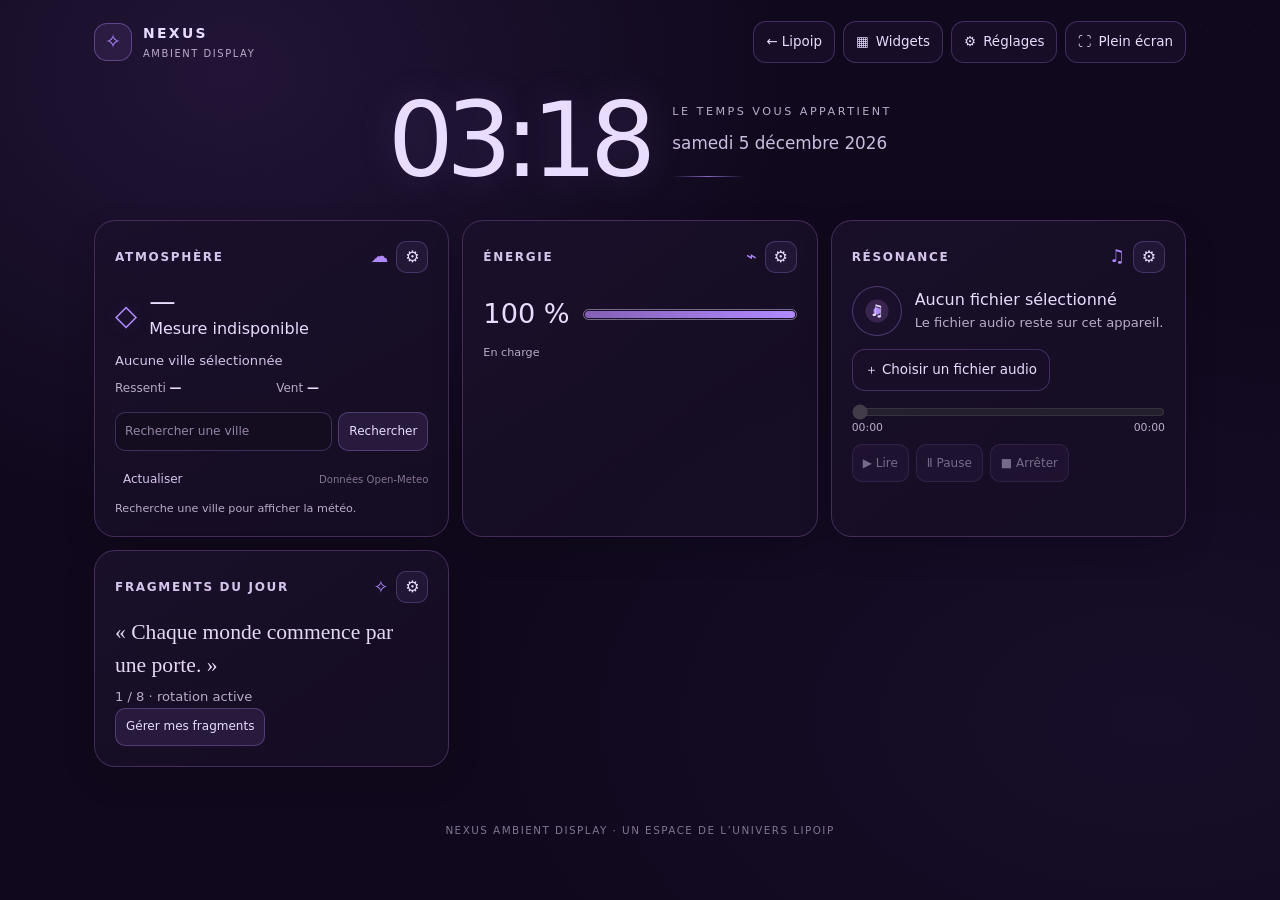
<file: nexus/index.html>
<!doctype html>
<html lang="fr">
<head>
  <meta charset="utf-8">
  <meta name="viewport" content="width=device-width, initial-scale=1, viewport-fit=cover">
  <meta name="theme-color" content="#10091d">
  <meta name="description" content="NEXUS Ambient Display, un tableau de bord personnel de l’univers Lipoip.">
  <title>NEXUS Ambient Display · Lipoip</title>
  <link rel="stylesheet" href="./nexus.css">
  <script type="module" src="./js/app.js"></script>
</head>
<body>
  <main class="nexus-shell">
    <header class="nexus-topbar">
      <a class="nexus-brand" href="../" aria-label="Retour au site Lipoip">
        <span class="nexus-mark" aria-hidden="true">✧</span>
        <span><strong>NEXUS</strong><small>AMBIENT DISPLAY</small></span>
      </a>
      <div class="nexus-top-actions">
        <a class="nexus-return" href="../">← Lipoip</a>
        <button class="nexus-control" id="widgets-button" type="button" aria-label="Organiser les widgets">▦ <span>Widgets</span></button>
        <button class="nexus-control" id="settings-button" type="button" aria-label="Ouvrir les paramètres">⚙ <span>Réglages</span></button>
        <button class="nexus-control" id="fullscreen-button" type="button" aria-label="Passer en plein écran">⛶ <span>Plein écran</span></button>
      </div>
    </header>

    <section class="nexus-hero" aria-label="Horloge et date">
      <div class="nexus-clock" id="nexus-clock" aria-live="off">00:00</div>
      <div class="nexus-hero-meta">
        <p class="nexus-eyebrow">LE TEMPS VOUS APPARTIENT</p>
        <p class="nexus-date" id="nexus-date">Chargement…</p>
        <span class="nexus-orbit" aria-hidden="true"></span>
      </div>
    </section>

    <section class="nexus-grid" id="nexus-grid" aria-label="Widgets NEXUS">
      <article class="nexus-widget" data-widget="weather" aria-labelledby="weather-title">
        <header class="nexus-widget-head"><h2 id="weather-title">Atmosphère</h2><div class="nexus-widget-head-actions"><span aria-hidden="true">☁</span><button class="nexus-widget-edit" type="button" data-widget-edit="weather" aria-label="Régler le widget Atmosphère">⚙</button></div></header>
        <div class="nexus-weather-current">
          <span class="nexus-widget-symbol" id="weather-symbol" aria-label="Conditions météo">◇</span>
          <div><p class="nexus-weather-temperature" id="weather-temperature">—</p><p class="nexus-widget-state" id="weather-condition">Mesure indisponible</p></div>
        </div>
        <p class="nexus-weather-city" id="weather-current-city">Aucune ville sélectionnée</p>
        <div class="nexus-weather-data" id="weather-data" hidden>
          <p>Ressenti <strong id="weather-apparent">—</strong></p>
          <p>Vent <strong id="weather-wind">—</strong></p>
          <p class="nexus-muted" id="weather-updated"></p>
        </div>
        <form class="nexus-weather-search" id="weather-search-form">
          <label class="nexus-sr-only" for="weather-city-query">Rechercher une ville</label>
          <input id="weather-city-query" type="search" minlength="2" maxlength="100" placeholder="Rechercher une ville" autocomplete="off">
          <button class="nexus-small-button" type="submit">Rechercher</button>
        </form>
        <div class="nexus-weather-select-row">
          <label class="nexus-sr-only" for="weather-city-results">Résultats de ville</label>
          <select id="weather-city-results" aria-label="Choisir une ville dans les résultats" hidden></select>
          <button class="nexus-small-button" id="weather-use-city" type="button" disabled hidden>Utiliser</button>
        </div>
        <div class="nexus-weather-footer"><button class="nexus-text-button" id="weather-refresh" type="button">Actualiser</button><span>Données Open-Meteo</span></div>
        <p class="nexus-widget-feedback" id="weather-feedback" role="status" aria-live="polite">Recherche une ville pour afficher la météo.</p>
      </article>

      <article class="nexus-widget" data-widget="battery" aria-labelledby="battery-title">
        <header class="nexus-widget-head"><h2 id="battery-title">Énergie</h2><div class="nexus-widget-head-actions"><span aria-hidden="true">⌁</span><button class="nexus-widget-edit" type="button" data-widget-edit="battery" aria-label="Régler le widget Énergie">⚙</button></div></header>
        <div class="nexus-battery-line"><strong id="battery-value">—</strong><div class="nexus-battery" id="battery-meter" role="meter" aria-label="Niveau de batterie" aria-valuemin="0" aria-valuemax="100" aria-valuetext="Informations indisponibles"><span class="nexus-battery-fill" id="battery-fill"></span></div></div>
        <p class="nexus-widget-feedback" id="battery-status" role="status" aria-live="polite">Vérification de la disponibilité…</p>
      </article>

      <article class="nexus-widget" data-widget="audio" aria-labelledby="audio-title">
        <header class="nexus-widget-head"><h2 id="audio-title">Résonance</h2><div class="nexus-widget-head-actions"><span aria-hidden="true">♫</span><button class="nexus-widget-edit" type="button" data-widget-edit="audio" aria-label="Régler le widget Résonance">⚙</button></div></header>
        <div class="nexus-audio-preview">
          <span class="nexus-disc" aria-hidden="true">♫</span>
          <div class="nexus-audio-info"><p class="nexus-widget-state" id="audio-track-name">Aucun fichier sélectionné</p><p class="nexus-muted" id="audio-status">Le fichier audio reste sur cet appareil.</p></div>
        </div>
        <audio id="nexus-audio" preload="metadata"></audio>
        <label class="nexus-control nexus-audio-file-label" for="audio-file">＋ Choisir un fichier audio<input id="audio-file" type="file" accept="audio/*"></label>
        <input class="nexus-audio-seek" id="audio-seek" type="range" min="0" max="1000" value="0" step="1" aria-label="Position de lecture" disabled>
        <div class="nexus-audio-time"><span id="audio-current-time">00:00</span><span id="audio-duration">00:00</span></div>
        <div class="nexus-audio-controls">
          <button class="nexus-small-button" id="audio-play" type="button" disabled>▶ Lire</button>
          <button class="nexus-small-button" id="audio-pause" type="button" disabled>Ⅱ Pause</button>
          <button class="nexus-small-button" id="audio-stop" type="button" disabled>■ Arrêter</button>
          <button class="nexus-text-button" id="audio-remove" type="button" hidden>Supprimer le fichier mémorisé</button>
        </div>
      </article>

      <article class="nexus-widget" data-widget="fragments" aria-labelledby="fragments-title">
        <header class="nexus-widget-head"><h2 id="fragments-title">Fragments du jour</h2><div class="nexus-widget-head-actions"><span aria-hidden="true">✧</span><button class="nexus-widget-edit" type="button" data-widget-edit="fragments" aria-label="Régler le widget Fragments du jour">⚙</button></div></header>
        <p class="nexus-fragment-preview" id="fragment-current">Chargement des fragments…</p>
        <p class="nexus-muted" id="fragment-counter"></p>
        <button class="nexus-small-button" id="manage-fragments" type="button">Gérer mes fragments</button>
      </article>
    </section>

    <p class="nexus-status" id="nexus-status" role="status" aria-live="polite"></p>
    <footer class="nexus-footer">NEXUS AMBIENT DISPLAY <span aria-hidden="true">·</span> UN ESPACE DE L’UNIVERS LIPOIP</footer>
  </main>

  <dialog class="nexus-settings-dialog nexus-widget-editor" id="widget-editor-dialog" aria-labelledby="widget-editor-title">
    <section class="nexus-settings-content">
      <header class="nexus-settings-header">
        <div><p class="nexus-eyebrow">ATELIER DU TABLEAU DE BORD</p><h1 id="widget-editor-title">Organiser les widgets</h1></div>
        <button class="nexus-control nexus-settings-close" id="close-widget-editor" type="button" aria-label="Fermer l’éditeur">×</button>
      </header>
      <p class="nexus-muted">Choisis une disposition, puis règle la visibilité, la largeur, la hauteur et l’ordre de chaque widget. Les réglages portrait et paysage sont indépendants.</p>
      <label class="nexus-setting-row" for="widget-layout-mode">
        <span><strong>Disposition à modifier</strong><small>Tu peux préparer l’autre orientation à l’avance.</small></span>
        <select id="widget-layout-mode"><option value="portrait">Portrait</option><option value="landscape">Paysage</option></select>
      </label>
      <div class="nexus-widget-editor-list" id="widget-editor-list"></div>
      <p class="nexus-settings-feedback" id="widget-editor-feedback" role="status" aria-live="polite"></p>
    </section>
  </dialog>

  <dialog class="nexus-settings-dialog" id="settings-dialog" aria-labelledby="settings-title">
    <section class="nexus-settings-content">
      <header class="nexus-settings-header">
        <div><p class="nexus-eyebrow">ESPACE PERSONNEL</p><h1 id="settings-title">Réglages NEXUS</h1></div>
        <button class="nexus-control nexus-settings-close" id="close-settings" type="button" aria-label="Fermer les réglages">×</button>
      </header>
      <p class="nexus-muted">Les préférences et les dispositions sont enregistrées sur cet appareil, indépendamment des données Lipoip.</p>

      <section class="nexus-settings-section" aria-labelledby="display-settings-title">
        <h2 id="display-settings-title">Affichage</h2>
        <label class="nexus-setting-row" for="time-format">
          <span><strong>Format de l’heure</strong><small>Choisis l’affichage de l’horloge.</small></span>
          <select id="time-format"><option value="24">24 heures</option><option value="12">12 heures</option></select>
        </label>
        <div class="nexus-setting-row nexus-layout-row"><span><strong>Disposition active</strong><small>Les réglages portrait et paysage restent séparés.</small></span><span class="nexus-layout-badge" id="active-layout">Portrait</span></div>
        <label class="nexus-setting-row" for="fragment-rotation"><span><strong>Rotation des fragments</strong><small>Affiche les citations à tour de rôle.</small></span><input class="nexus-checkbox" id="fragment-rotation" type="checkbox" checked></label>
        <label class="nexus-setting-row" for="fragment-interval"><span><strong>Intervalle de rotation</strong><small>De 10 secondes à 5 minutes.</small></span><select id="fragment-interval"><option value="10">10 secondes</option><option value="30">30 secondes</option><option value="60">1 minute</option><option value="120">2 minutes</option><option value="300">5 minutes</option></select></label>
      </section>

      <section class="nexus-settings-section" aria-labelledby="backup-settings-title">
        <h2 id="backup-settings-title">Sauvegarde et restauration</h2>
        <p class="nexus-muted">L’export contient les préférences et les deux dispositions. Il ne contient aucun fichier audio.</p>
        <div class="nexus-settings-actions">
          <button class="nexus-control nexus-control-primary" id="export-config" type="button">Exporter JSON</button>
          <label class="nexus-control nexus-file-label" for="import-config">Importer JSON
            <input id="import-config" type="file" accept="application/json,.json">
          </label>
          <button class="nexus-control" id="reset-config" type="button">Réinitialiser</button>
        </div>
        <p class="nexus-settings-feedback" id="settings-feedback" role="status" aria-live="polite"></p>
      </section>

      <section class="nexus-recovery" id="recovery-panel" aria-labelledby="recovery-title" hidden>
        <h2 id="recovery-title">Copie de récupération</h2>
        <p class="nexus-muted" id="recovery-description">Une ancienne configuration NEXUS a été conservée car elle était illisible ou incompatible.</p>
        <div class="nexus-settings-actions">
          <button class="nexus-control" id="export-recovery" type="button">Télécharger la copie</button>
          <button class="nexus-control" id="clear-recovery" type="button">Effacer la copie</button>
        </div>
      </section>
    </section>
  </dialog>

  <dialog class="nexus-settings-dialog nexus-fragments-dialog" id="fragments-dialog" aria-labelledby="fragments-dialog-title">
    <section class="nexus-settings-content">
      <header class="nexus-settings-header">
        <div><p class="nexus-eyebrow">COLLECTION PERSONNELLE</p><h1 id="fragments-dialog-title">Mes fragments</h1></div>
        <button class="nexus-control nexus-settings-close" id="close-fragments" type="button" aria-label="Fermer mes fragments">×</button>
      </header>
      <p class="nexus-muted">Ajoute, modifie ou retire tes phrases. Elles restent enregistrées sur cet appareil.</p>
      <form class="nexus-fragment-form" id="fragment-form">
        <label for="fragment-text">Nouvelle phrase</label>
        <textarea id="fragment-text" maxlength="500" rows="3" required placeholder="Écris une phrase à garder…"></textarea>
        <p class="nexus-settings-feedback" id="fragment-form-feedback" role="status" aria-live="polite"></p>
        <div class="nexus-settings-actions"><button class="nexus-control nexus-control-primary" id="fragment-save" type="submit">Ajouter</button><button class="nexus-control" id="fragment-cancel-edit" type="button" hidden>Annuler la modification</button></div>
      </form>
      <h2 class="nexus-list-title">Tes phrases</h2>
      <ul class="nexus-fragment-list" id="fragment-list"></ul>
    </section>
  </dialog>
</body>
</html>
</file>
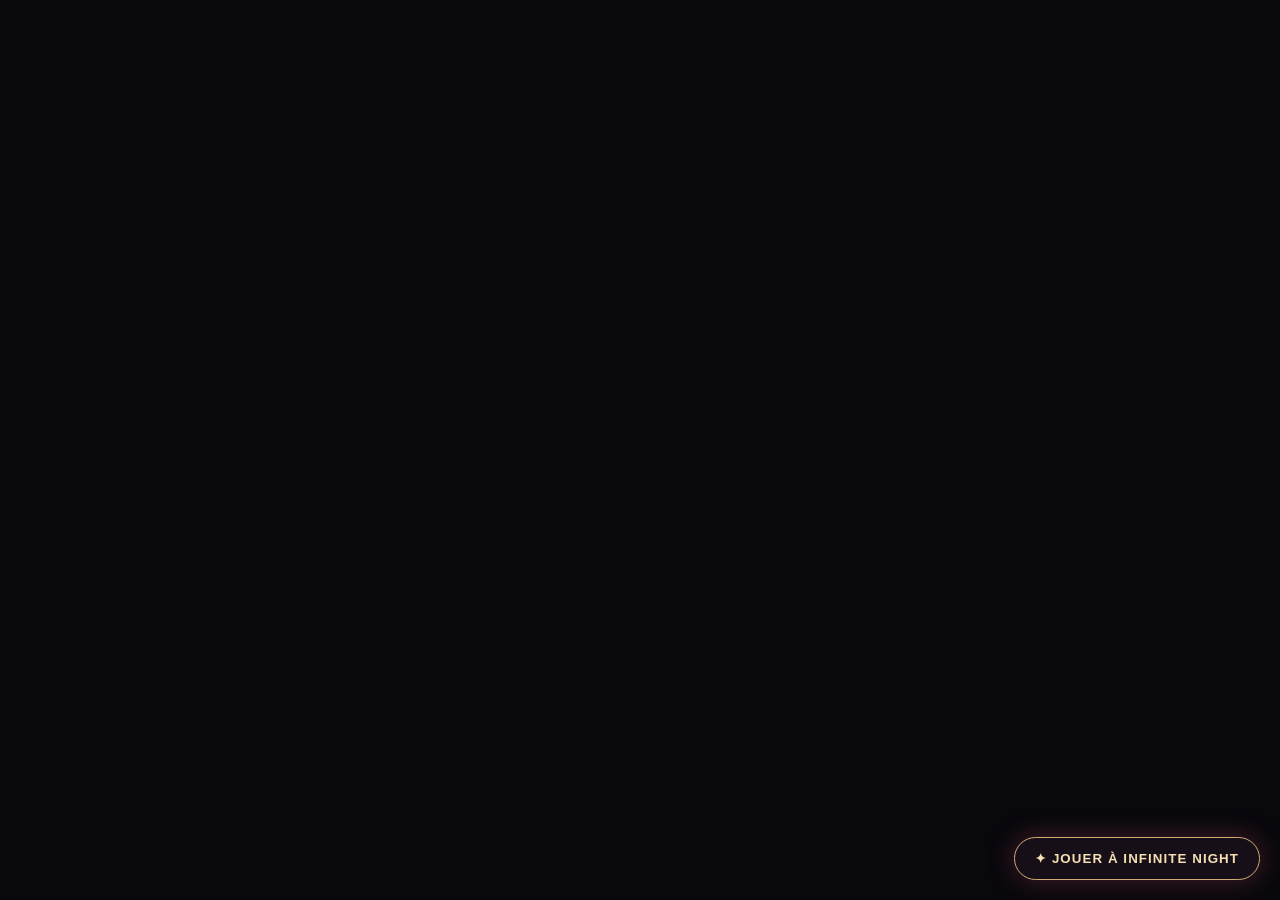
<file: infinite-night-test.html>
<!doctype html><html lang="fr"><head><meta charset="utf-8"><meta name="viewport" content="width=device-width,initial-scale=1,maximum-scale=1,user-scalable=no"><meta name="theme-color" content="#09080d"><title>Infinite Night — Test</title><style>*{box-sizing:border-box}html,body{margin:0;min-height:100%;background:#09080d;color:#eee5db;font-family:system-ui,sans-serif}body{line-height:1.45}
    #in-night-launch{position:fixed;right:20px;bottom:20px;z-index:2000;border:1px solid #d1ac72;border-radius:999px;background:#160f18;color:#f7dfb4;padding:13px 20px;font-weight:800;letter-spacing:.08em;cursor:pointer;box-shadow:0 0 26px #a7425660}
    #in-night{position:fixed;inset:0;z-index:10000;background:#09080d;color:#eee5db;font:14px/1.45 system-ui,sans-serif;display:none;overflow:auto} #in-night.open{display:block}
    #in-night *{box-sizing:border-box} #in-night{user-select:none;-webkit-user-select:none;-webkit-touch-callout:none} #in-night input{user-select:text;-webkit-user-select:text} .in-shell{min-height:100%;max-width:1200px;margin:auto;padding:16px} .in-top{display:flex;gap:12px;align-items:center;justify-content:space-between;flex-wrap:wrap}.in-brand{font:800 22px Georgia,serif;letter-spacing:.13em;color:#e5bf83}.in-nav{display:flex;gap:7px;flex-wrap:wrap}.in-nav button,.in-button{background:#1a171d;color:#eadcc9;border:1px solid #514044;border-radius:9px;padding:9px 13px;cursor:pointer}.in-nav button.active,.in-button.primary{background:#693642;border-color:#b27769}.in-page{display:none;margin-top:18px}.in-page.active{display:block}.in-home{min-height:60vh;display:grid;place-items:center;text-align:center;background:radial-gradient(ellipse,#39202b 0,transparent 65%)}.in-home h1{font:900 clamp(44px,10vw,92px)/1 Georgia,serif;letter-spacing:.12em;color:#ead2ad;text-shadow:0 4px 30px #ac4e54}.in-home p{color:#c2b5aa;font-size:16px}.in-play{display:grid;grid-template-columns:minmax(0,1fr) 230px;gap:14px}.in-arena{position:relative;min-height:65vh;background:#101016;border:1px solid #40343a;border-radius:12px;overflow:hidden}.in-arena canvas{width:100%;height:100%;position:absolute;inset:0;touch-action:none}.in-hud{position:absolute;top:10px;left:10px;right:10px;pointer-events:none;display:flex;gap:8px;flex-wrap:wrap}.in-chip{background:#100e12d9;border:1px solid #514047;border-radius:8px;padding:6px 9px}.in-hp,.in-xp{height:8px;background:#34252b;border-radius:10px;overflow:hidden;min-width:100px}.in-hp i{display:block;height:100%;background:#d45d68}.in-xp i{display:block;height:100%;background:#79b7a2}.in-side{background:#131117;border:1px solid #342d35;border-radius:12px;padding:14px}.in-side h3{color:#e5bf83}.in-side p{color:#c3b7b0}.in-overlay{position:absolute;inset:0;background:#09080ddd;display:grid;place-items:center;padding:20px;text-align:center}.in-overlay[hidden]{display:none}.in-card{max-width:470px;background:#17131a;border:1px solid #67444c;padding:24px;border-radius:14px}.in-card h2{color:#edc98e}.in-choices{display:grid;gap:9px}.in-choice{padding:12px;background:#24202a;color:#eee;border:1px solid #72515a;border-radius:9px;text-align:left;cursor:pointer}.in-board{width:100%;border-collapse:collapse}.in-board td,.in-board th{padding:9px;border-bottom:1px solid #393139;text-align:left}.in-muted{color:#b0a3a0}#in-name{background:#17131a;color:#eee;border:1px solid #55444b;border-radius:8px;padding:10px}.in-touch{display:none;position:absolute;bottom:12px;left:12px;pointer-events:none}.in-stick{position:relative;width:152px;height:152px;pointer-events:auto;touch-action:none;user-select:none;-webkit-user-select:none;-webkit-touch-callout:none}.in-stick-base{position:absolute;inset:8px;border-radius:50%;border:1px solid #a88f8b88;background:radial-gradient(circle,#5c454a99,#231c25dd 72%);box-shadow:inset 0 0 22px #0009,0 5px 18px #0008}.in-stick-knob{position:absolute;left:50%;top:50%;width:56px;height:56px;border-radius:50%;transform:translate(-50%,-50%);border:1px solid #e3c39c;background:radial-gradient(circle at 35% 30%,#d6baa0,#704e58 70%);box-shadow:0 3px 14px #000b;pointer-events:none}
    @media(max-width:760px){.in-play{grid-template-columns:1fr}.in-side{display:none}.in-arena{height:70vh;min-height:480px}.in-touch{display:block}#in-night-launch{right:12px;bottom:12px}}</style></head><body>
  <button id="in-night-launch" type="button">✦ JOUER À INFINITE NIGHT</button>
  <section id="in-night" aria-label="Infinite Night">
    <div class="in-shell"><div class="in-top"><div class="in-brand">✦ INFINITE NIGHT</div><div class="in-nav"><button data-page="home" class="active">Accueil</button><button data-page="game">Jouer</button><button data-page="board">Classement</button><button data-page="profile">Profil</button><button data-page="collection">Collection</button><button data-page="settings">Paramètres</button><button data-page="account">Compte</button><button id="in-close">Retour au site</button></div></div>
      <section class="in-page active" data-view="home"><div class="in-home"><div><div>UNE NUIT SANS FIN</div><h1>INFINITE<br>NIGHT</h1><p>Tiens bon face aux ombres. Choisis tes pouvoirs. Survis aussi longtemps que possible.</p><label>Pseudonyme <input id="in-name" maxlength="18" placeholder="Voyageur"></label> <button class="in-button primary" id="in-start">Commencer la partie</button><p class="in-muted">ZQSD / WASD / flèches ou commandes tactiles · attaques automatiques</p></div></div></section>
      <section class="in-page" data-view="game"><div class="in-play"><div class="in-arena"><canvas id="in-canvas"></canvas><div class="in-hud"><span class="in-chip" id="in-time">00:00</span><span class="in-chip" id="in-lvl">Niveau 1</span><span class="in-chip" id="in-kills">0 éliminations</span><span class="in-chip">PV <span class="in-hp"><i id="in-hpbar" style="width:100%"></i></span></span><span class="in-chip">XP <span class="in-xp"><i id="in-xpbar" style="width:0%"></i></span></span></div><div class="in-touch"><div class="in-stick" id="in-stick" role="application" aria-label="Joystick tactile. Glisse dans la direction souhaitée."><div class="in-stick-base"></div><div class="in-stick-knob" id="in-stick-knob"></div></div></div><div class="in-overlay" id="in-overlay"><div class="in-card"><h2 id="in-overlay-title">La nuit vous attend</h2><p id="in-overlay-text">Déplace-toi pour survivre. Tes armes frappent automatiquement.</p><div id="in-choices"></div><button class="in-button primary" id="in-overlay-action">Lancer</button></div></div></div><aside class="in-side"><h3>Chronique de la nuit</h3><p>Les créatures affluent sans fin. Leur force augmente lentement ; trouve des reliques pour tenir.</p><p>✦ Lame spectrale<br>Attaque automatiquement l’ennemi proche.</p><p>☼ Cloche funèbre<br>Une onde frappe les ombres proches.</p><p>♥ Sceau sanguin<br>Les éliminations rendent quelques PV.</p><p>✧ Les gemmes d’âme donnent de l’expérience.</p><p class="in-muted">La sauvegarde locale enregistre tes meilleures parties sur cet appareil.</p></aside></div></section>
      <section class="in-page" data-view="board"><h2>Classement</h2><p id="in-board-status" class="in-muted">Classement local à cet appareil.</p><div class="in-nav"><button data-board="local">Local</button><button data-board="10">Top 10</button><button data-board="50">Top 50</button><button data-board="100">Top 100</button><input id="in-search" placeholder="Rechercher un joueur" maxlength="18"><button id="in-search-button">Rechercher</button></div><p id="in-position"></p><div id="in-board"></div></section><section class="in-page" data-view="profile"><h2>Profil du voyageur</h2><div id="in-profile"></div><h3>Historique des parties</h3><div id="in-history"></div></section><section class="in-page" data-view="collection"><h2>Reliques disponibles</h2><p>⚔ Lame affûtée · augmente les dégâts de l’arme automatique.</p><p>✧ Cœur de grenat · augmente et restaure les PV.</p><p>☾ Bottes lunaires · accélère le déplacement.</p><p>◈ Tome des brumes · accélère la cadence d’attaque.</p><p>⬡ Manteau d’ombre · réduit les dégâts reçus.</p><p>◇ Orbe vorace · attire les gemmes de plus loin.</p><p>☼ Sceaux orbitaux · runes tournoyantes, évolution au rang 5.</p><p>✹ Braises en chaîne · explosions automatiques, évolution au rang 5.</p><p>🔔 Cloche funèbre · onde de zone contre les groupes proches, jusqu’au rang 5.</p><p>♥ Sceau sanguin · récupère 0,20 PV par rang et par élimination, jusqu’au rang 5.</p><p>Chaque relique proposée à un niveau est sélectionnable et modifie la partie.</p></section><section class="in-page" data-view="settings"><h2>Paramètres</h2><label>Qualité graphique <select id="in-quality"><option value="1">Économie</option><option value="1.5">Équilibrée</option><option value="2">Élevée</option></select></label><p>Le mode économie limite la résolution Canvas pour réduire la charge sur les appareils modestes.</p><button class="in-button" id="in-clear">Effacer historique local</button></section><section class="in-page" data-view="account"><h2>Compte joueur</h2><p id="in-auth-status">Mode invité : progression locale sur cet appareil.</p><label>Email <input id="in-email" type="email" autocomplete="email"></label> <label>Mot de passe <input id="in-password" type="password" autocomplete="current-password" minlength="8"></label> <label>Pseudonyme <input id="in-username" maxlength="18" autocomplete="nickname"></label><div class="in-nav"><button class="in-button primary" id="in-signup">Créer un compte</button><button class="in-button" id="in-signin">Connexion</button><button class="in-button" id="in-signout">Déconnexion</button></div><p class="in-muted">Le compte mondial est disponible après la configuration de Supabase indiquée dans infinite-night/README.md.</p></section>
    </div>
  </section>
<script type="module" src="infinite-night/app.js"></script></body></html>
</file>
<file: nexus/nexus.css>
:root {
  color-scheme: dark;
  --nexus-bg: #10091d;
  --nexus-panel: rgba(27, 16, 43, .88);
  --nexus-panel-soft: rgba(34, 21, 53, .78);
  --nexus-accent: #b18aff;
  --nexus-text: #e8dcff;
  --nexus-muted: #b9abc9;
  --nexus-border: #49315f;
  --nexus-radius: 21px;
  font-family: system-ui, -apple-system, "Segoe UI", sans-serif;
}

* { box-sizing: border-box; }
html { min-height: 100%; background: var(--nexus-bg); }
body {
  min-width: 320px;
  min-height: 100vh;
  min-height: 100svh;
  margin: 0;
  color: var(--nexus-text);
  background:
    radial-gradient(ellipse at 18% 8%, rgba(104, 64, 155, .2), transparent 38%),
    radial-gradient(ellipse at 90% 80%, rgba(69, 43, 120, .14), transparent 42%),
    var(--nexus-bg);
  line-height: 1.55;
}
body::before {
  position: fixed;
  z-index: 0;
  inset: 0;
  background-image: radial-gradient(rgba(215, 198, 255, .65) .7px, transparent .8px);
  background-size: 49px 49px;
  content: "";
  opacity: .12;
  pointer-events: none;
  mask-image: linear-gradient(to bottom, #000, transparent 82%);
}
button, a { font: inherit; }
button { color: inherit; }
a { color: inherit; }
a:focus-visible, button:focus-visible { outline: 2px solid #e8dcff; outline-offset: 3px; }

.nexus-shell { position: relative; z-index: 1; width: min(100%, 1040px); margin: 0 auto; padding: max(18px, env(safe-area-inset-top)) clamp(16px, 4vw, 34px) max(26px, env(safe-area-inset-bottom)); }
.nexus-topbar { display: flex; align-items: center; justify-content: space-between; gap: 14px; min-height: 48px; }
.nexus-brand { display: inline-flex; align-items: center; gap: 11px; color: var(--nexus-text); text-decoration: none; }
.nexus-brand > span:last-child { display: grid; gap: 1px; }
.nexus-brand strong { font-size: .87rem; letter-spacing: .17em; }
.nexus-brand small { color: var(--nexus-muted); font-size: .62rem; letter-spacing: .16em; }
.nexus-mark { display: grid; width: 38px; height: 38px; place-items: center; border: 1px solid rgba(177, 138, 255, .38); border-radius: 13px; color: var(--nexus-accent); background: rgba(177, 138, 255, .09); font-size: 1.2rem; }
.nexus-top-actions { display: flex; align-items: center; gap: 8px; }
.nexus-return, .nexus-control { min-height: 42px; display: inline-flex; align-items: center; justify-content: center; gap: 7px; padding: 8px 12px; border: 1px solid rgba(177, 138, 255, .26); border-radius: 13px; color: var(--nexus-text); background: rgba(27, 16, 43, .74); text-decoration: none; font-size: .84rem; }
.nexus-control { cursor: pointer; }
.nexus-return:hover, .nexus-control:hover { border-color: var(--nexus-accent); }

.nexus-hero { display: flex; align-items: center; justify-content: center; gap: 24px; padding: clamp(30px, 8vh, 76px) 8px 38px; text-align: center; }
.nexus-clock { color: var(--nexus-text); font-size: clamp(4.5rem, 18vw, 8.6rem); font-weight: 300; font-variant-numeric: tabular-nums; letter-spacing: -.075em; line-height: 1; text-shadow: 0 0 38px rgba(177, 138, 255, .18); }
.nexus-hero-meta { min-width: 220px; }
.nexus-eyebrow { margin: 0; color: var(--nexus-muted); font-size: .7rem; letter-spacing: .22em; }
.nexus-date { margin: 9px 0 0; color: #cbbde0; font-size: clamp(.9rem, 2.5vw, 1.05rem); }
.nexus-orbit { display: block; width: 72px; height: 1px; margin: 20px auto 0; background: linear-gradient(90deg, transparent, var(--nexus-accent), transparent); opacity: .72; }

.nexus-grid { display: grid; grid-template-columns: repeat(2, minmax(0, 1fr)); gap: 13px; }
.nexus-widget { min-width: 0; padding: clamp(15px, 2.5vw, 20px); border: 1px solid rgba(73, 49, 95, .9); border-radius: var(--nexus-radius); background: linear-gradient(145deg, var(--nexus-panel), rgba(22, 14, 36, .9)); box-shadow: 0 12px 32px rgba(0, 0, 0, .16); }
.nexus-widget[hidden] { display: none !important; }
.nexus-widget[data-layout-span="2"] { grid-column: span 2; }
.nexus-widget-head { display: flex; align-items: center; justify-content: space-between; gap: 12px; margin-bottom: 13px; }
.nexus-widget-head h2 { margin: 0; color: #d5c5ed; font-size: .75rem; font-weight: 700; letter-spacing: .14em; text-transform: uppercase; }
.nexus-widget-head-actions > span { color: var(--nexus-accent); font-size: 1.1rem; }
.nexus-widget-symbol { color: var(--nexus-accent); font-size: 1.8rem; line-height: 1.2; text-shadow: 0 0 18px rgba(177, 138, 255, .24); }
.nexus-widget-state { margin: 8px 0 3px; color: var(--nexus-text); font-size: 1rem; }
.nexus-muted { margin: 6px 0 0; color: var(--nexus-muted); font-size: .82rem; line-height: 1.55; }
.nexus-weather-current { display: flex; align-items: center; gap: 12px; min-height: 54px; }
.nexus-weather-current .nexus-widget-state { margin-top: 2px; }
.nexus-weather-temperature { margin: 0; color: var(--nexus-text); font-size: 1.65rem; font-variant-numeric: tabular-nums; line-height: 1.1; }
.nexus-weather-city { margin: 6px 0; color: #d4c4e9; font-size: .82rem; }
.nexus-weather-data { display: grid; grid-template-columns: 1fr 1fr; gap: 2px 9px; margin: 8px 0; }
.nexus-weather-data p { margin: 0; color: var(--nexus-muted); font-size: .75rem; }
.nexus-weather-data p strong { color: var(--nexus-text); font-weight: 600; }
.nexus-weather-data .nexus-muted { grid-column: 1 / -1; font-size: .7rem; }
.nexus-weather-search { display: flex; gap: 6px; margin-top: 12px; }
.nexus-weather-search input, .nexus-weather-select-row select { min-width: 0; width: 100%; min-height: 39px; padding: 8px 9px; border: 1px solid rgba(177, 138, 255, .26); border-radius: 10px; color: var(--nexus-text); background: #140d20; font: inherit; font-size: .76rem; }
.nexus-weather-search input::placeholder { color: #9384a6; }
.nexus-weather-select-row { display: flex; gap: 6px; margin-top: 6px; }
.nexus-weather-select-row select { flex: 1; }
.nexus-small-button, .nexus-text-button { min-height: 38px; padding: 7px 10px; border: 1px solid rgba(177, 138, 255, .3); border-radius: 10px; color: var(--nexus-text); background: rgba(45, 29, 67, .84); font: inherit; font-size: .75rem; cursor: pointer; }
.nexus-small-button:disabled { opacity: .45; cursor: not-allowed; }
.nexus-text-button { min-height: 32px; padding: 5px 7px; border-color: transparent; color: #d5c3ed; background: transparent; }
.nexus-weather-footer { display: flex; align-items: center; justify-content: space-between; gap: 6px; margin-top: 7px; color: #827392; font-size: .63rem; }
.nexus-widget-feedback { min-height: 1.3em; margin: 5px 0 0; color: var(--nexus-muted); font-size: .7rem; line-height: 1.4; }
.nexus-sr-only { position: absolute; width: 1px; height: 1px; padding: 0; margin: -1px; overflow: hidden; clip: rect(0, 0, 0, 0); white-space: nowrap; border: 0; }
.nexus-battery-line { display: flex; align-items: center; gap: 13px; margin: 20px 0 10px; }
.nexus-battery-line > strong { min-width: 3.2em; color: var(--nexus-text); font-size: 1.7rem; font-weight: 400; font-variant-numeric: tabular-nums; }
.nexus-battery { height: 11px; flex: 1; padding: 1px; overflow: hidden; border: 1px solid rgba(201, 184, 220, .55); border-radius: 999px; }
.nexus-battery-fill { display: block; width: 0; height: 100%; border-radius: inherit; background: linear-gradient(90deg, #8460b5, var(--nexus-accent)); transition: width .25s ease; }
.nexus-audio-preview { display: flex; align-items: center; gap: 13px; min-width: 0; }
.nexus-audio-info { min-width: 0; }
.nexus-audio-info .nexus-widget-state { overflow: hidden; text-overflow: ellipsis; white-space: nowrap; }
.nexus-disc { display: grid; width: 50px; height: 50px; flex: 0 0 auto; place-items: center; border: 1px solid rgba(177, 138, 255, .34); border-radius: 50%; color: var(--nexus-text); background: radial-gradient(circle, var(--nexus-accent) 0 3px, #38244f 4px 11px, #1b102b 12px); }
.nexus-audio-preview .nexus-widget-state, .nexus-audio-preview .nexus-muted { margin: 0; }
.nexus-audio-file-label { position: relative; display: inline-flex; margin-top: 13px; overflow: hidden; cursor: pointer; }
.nexus-audio-file-label input { position: absolute; inset: 0; width: 100%; height: 100%; opacity: 0; cursor: pointer; }
.nexus-audio-seek { display: block; width: 100%; margin: 13px 0 0; accent-color: var(--nexus-accent); touch-action: pan-y; }
.nexus-audio-seek:disabled { opacity: .45; }
.nexus-audio-time { display: flex; justify-content: space-between; color: var(--nexus-muted); font-size: .68rem; font-variant-numeric: tabular-nums; }
.nexus-audio-controls { display: flex; flex-wrap: wrap; align-items: center; gap: 7px; margin-top: 7px; }
.nexus-fragment-preview { margin: 0; color: #e4d8f5; font: 500 clamp(1.1rem, 3vw, 1.35rem)/1.5 Georgia, "Times New Roman", serif; }
.nexus-fragment-preview[aria-busy="true"] { opacity: .72; }
.nexus-fragments-dialog { width: min(600px, calc(100% - 24px)); }
.nexus-fragment-form { display: grid; gap: 7px; margin-top: 18px; }
.nexus-fragment-form > label { color: #d8c8ed; font-size: .84rem; font-weight: 650; }
.nexus-fragment-form textarea { width: 100%; min-height: 88px; resize: vertical; padding: 11px; border: 1px solid rgba(177, 138, 255, .32); border-radius: 12px; color: var(--nexus-text); background: #140d20; font: inherit; }
.nexus-list-title { margin: 22px 0 8px; color: #d8c8ed; font-size: .76rem; letter-spacing: .14em; text-transform: uppercase; }
.nexus-fragment-list { display: grid; gap: 8px; margin: 0; padding: 0; list-style: none; }
.nexus-fragment-list li { display: grid; grid-template-columns: minmax(0, 1fr) auto; align-items: center; gap: 9px; padding: 10px; border: 1px solid rgba(73, 49, 95, .65); border-radius: 12px; background: rgba(22, 14, 36, .65); }
.nexus-fragment-list p { margin: 0; color: var(--nexus-text); font-size: .84rem; overflow-wrap: anywhere; }
.nexus-fragment-list small { display: block; margin-top: 3px; color: var(--nexus-muted); font-size: .68rem; }
.nexus-fragment-actions { display: flex; gap: 5px; }
.nexus-checkbox { width: 21px; height: 21px; accent-color: var(--nexus-accent); }
.nexus-status { min-height: 1.5em; margin: 16px 0 0; color: var(--nexus-muted); font-size: .82rem; text-align: center; }
.nexus-footer { padding-top: 20px; color: #827392; font-size: .65rem; letter-spacing: .14em; text-align: center; }


/* Widget editor and per-card controls */
.nexus-widget-head-actions { display: inline-flex; align-items: center; gap: 8px; color: var(--nexus-accent); }
.nexus-widget-edit { display: inline-grid; width: 32px; height: 32px; place-items: center; padding: 0; border: 1px solid rgba(177, 138, 255, .25); border-radius: 10px; color: var(--nexus-text); background: rgba(177, 138, 255, .07); cursor: pointer; }
.nexus-widget-edit:hover, .nexus-widget-edit:focus-visible { border-color: var(--nexus-accent); }
.nexus-widget[data-layout-span="3"] { grid-column: span 3; }
.nexus-widget[data-layout-size="compact"] { min-height: 150px; }
.nexus-widget[data-layout-size="standard"] { min-height: 205px; }
.nexus-widget[data-layout-size="expanded"] { min-height: 280px; }
.nexus-widget-editor { width: min(720px, calc(100% - 24px)); }
.nexus-widget-editor-list { display: grid; gap: 10px; margin-top: 17px; }
.nexus-widget-editor-row { display: grid; grid-template-columns: minmax(0, 1fr) auto; gap: 12px; align-items: center; padding: 13px; border: 1px solid rgba(73, 49, 95, .75); border-radius: 15px; background: rgba(22, 14, 36, .58); }
.nexus-widget-editor-name { display: grid; gap: 3px; min-width: 0; }
.nexus-widget-editor-name strong { color: var(--nexus-text); font-size: .9rem; }
.nexus-widget-editor-name small { color: var(--nexus-muted); font-size: .72rem; }
.nexus-widget-editor-controls { display: flex; flex-wrap: wrap; align-items: center; justify-content: flex-end; gap: 7px; }
.nexus-widget-editor-controls label { display: grid; gap: 3px; color: var(--nexus-muted); font-size: .66rem; }
.nexus-widget-editor-controls select { max-width: 116px; min-height: 38px; padding: 6px 8px; border: 1px solid rgba(177, 138, 255, .3); border-radius: 9px; color: var(--nexus-text); background: #211431; font: inherit; font-size: .75rem; }
.nexus-widget-editor-controls .nexus-checkbox { width: 22px; height: 22px; }
.nexus-widget-order { display: flex; gap: 4px; }
.nexus-widget-order button { width: 34px; min-height: 38px; border: 1px solid rgba(177, 138, 255, .25); border-radius: 9px; color: var(--nexus-text); background: rgba(177, 138, 255, .07); cursor: pointer; }
.nexus-widget-order button:disabled { opacity: .3; cursor: not-allowed; }
.nexus-widget[hidden] { display: none !important; }
@media (max-width: 600px) {
  .nexus-widget-editor-row { grid-template-columns: minmax(0, 1fr); }
  .nexus-widget-editor-controls { justify-content: flex-start; }
}
@media (max-width: 360px) {
  .nexus-widget[data-layout-span="2"], .nexus-widget[data-layout-span="3"] { grid-column: auto; }
}

.nexus-settings-dialog { width: min(560px, calc(100% - 24px)); max-width: none; max-height: 88vh; max-height: min(88dvh, 800px); margin: auto; padding: 0; overflow: auto; border: 1px solid rgba(177, 138, 255, .4); border-radius: 23px; color: var(--nexus-text); background: linear-gradient(145deg, #211431, #130b20 78%); box-shadow: 0 22px 70px rgba(0, 0, 0, .55); overscroll-behavior: contain; }
.nexus-settings-dialog::backdrop { background: rgba(5, 3, 10, .76); }
.nexus-settings-content { padding: clamp(18px, 4vw, 28px); }
.nexus-settings-header { display: flex; align-items: center; justify-content: space-between; gap: 14px; margin: 0 0 14px; }
.nexus-settings-header .nexus-eyebrow { margin-bottom: 5px; }
.nexus-settings-header h1 { margin: 0; color: var(--nexus-text); font: 600 clamp(1.3rem, 4vw, 1.65rem)/1.25 Georgia, "Times New Roman", serif; }
.nexus-settings-close { width: 42px; min-width: 42px; height: 42px; padding: 0; font-size: 1.35rem; }
.nexus-settings-section { margin-top: 22px; padding-top: 18px; border-top: 1px solid rgba(73, 49, 95, .8); }
.nexus-settings-section h2, .nexus-recovery h2 { margin: 0 0 10px; color: #d8c8ed; font-size: .76rem; letter-spacing: .14em; text-transform: uppercase; }
.nexus-setting-row { display: flex; align-items: center; justify-content: space-between; gap: 14px; padding: 13px 0; border-bottom: 1px solid rgba(73, 49, 95, .5); }
.nexus-setting-row > span:first-child { display: grid; gap: 3px; }
.nexus-setting-row strong { font-size: .9rem; font-weight: 600; }
.nexus-setting-row small { color: var(--nexus-muted); font-size: .76rem; line-height: 1.4; }
.nexus-setting-row select { min-height: 42px; padding: 8px 11px; border: 1px solid rgba(177, 138, 255, .35); border-radius: 11px; color: var(--nexus-text); background: #211431; }
.nexus-layout-badge { flex: 0 0 auto; padding: 5px 10px; border: 1px solid rgba(177, 138, 255, .34); border-radius: 999px; color: #d8c8ed; background: rgba(177, 138, 255, .08); font-size: .78rem; }
.nexus-settings-actions { display: flex; flex-wrap: wrap; gap: 9px; margin-top: 13px; }
.nexus-control-primary { border-color: rgba(177, 138, 255, .6); background: linear-gradient(135deg, #49315f, #271936); }
.nexus-file-label { position: relative; overflow: hidden; cursor: pointer; }
.nexus-file-label input { position: absolute; inset: 0; width: 100%; height: 100%; opacity: 0; cursor: pointer; }
.nexus-settings-feedback { min-height: 1.4em; margin: 12px 0 0; color: #cbbde0; font-size: .82rem; }
.nexus-recovery { margin-top: 18px; padding: 14px; border: 1px solid rgba(232, 201, 134, .38); border-radius: 15px; background: rgba(99, 69, 33, .12); }
.nexus-recovery[hidden] { display: none !important; }
.nexus-recovery h2 { color: #ead5a1; }
.nexus-settings-dialog .nexus-muted { line-height: 1.5; }

@media (max-width: 600px) {
  .nexus-shell { padding-right: 15px; padding-left: 15px; }
  .nexus-hero { display: block; padding-top: clamp(36px, 8vh, 64px); padding-bottom: 28px; }
  .nexus-hero-meta { min-width: 0; margin-top: 11px; }
  .nexus-orbit { margin-top: 15px; }
  .nexus-grid { gap: 10px; }
  .nexus-widget { border-radius: 18px; }
  .nexus-return { padding-inline: 10px; }
  .nexus-top-actions .nexus-control { width: 42px; padding: 8px; font-size: 1.05rem; }
  .nexus-top-actions .nexus-control span { display: none; }
  .nexus-weather-search { flex-wrap: wrap; }
  .nexus-weather-search input { flex: 1 1 100%; }
}
@media (max-width: 360px) { .nexus-grid { grid-template-columns: 1fr; } .nexus-widget[data-layout-span="2"] { grid-column: auto; } }
@media (max-width: 400px) {
  .nexus-fragment-list li { grid-template-columns: minmax(0, 1fr); }
  .nexus-fragment-actions { flex-wrap: wrap; }
}
@media (orientation: landscape) and (min-width: 600px) {
  .nexus-shell { width: min(100%, 1160px); }
  .nexus-hero { padding: 22px 0 28px; }
  .nexus-clock { font-size: clamp(4rem, 12vw, 6.5rem); }
  .nexus-hero-meta { text-align: left; }
  .nexus-orbit { margin-left: 0; }
  .nexus-grid { grid-template-columns: repeat(3, minmax(0, 1fr)); }
}
@media (prefers-reduced-motion: reduce) { *, *::before, *::after { scroll-behavior: auto !important; animation-duration: .01ms !important; animation-iteration-count: 1 !important; transition-duration: .01ms !important; } }
</file>
